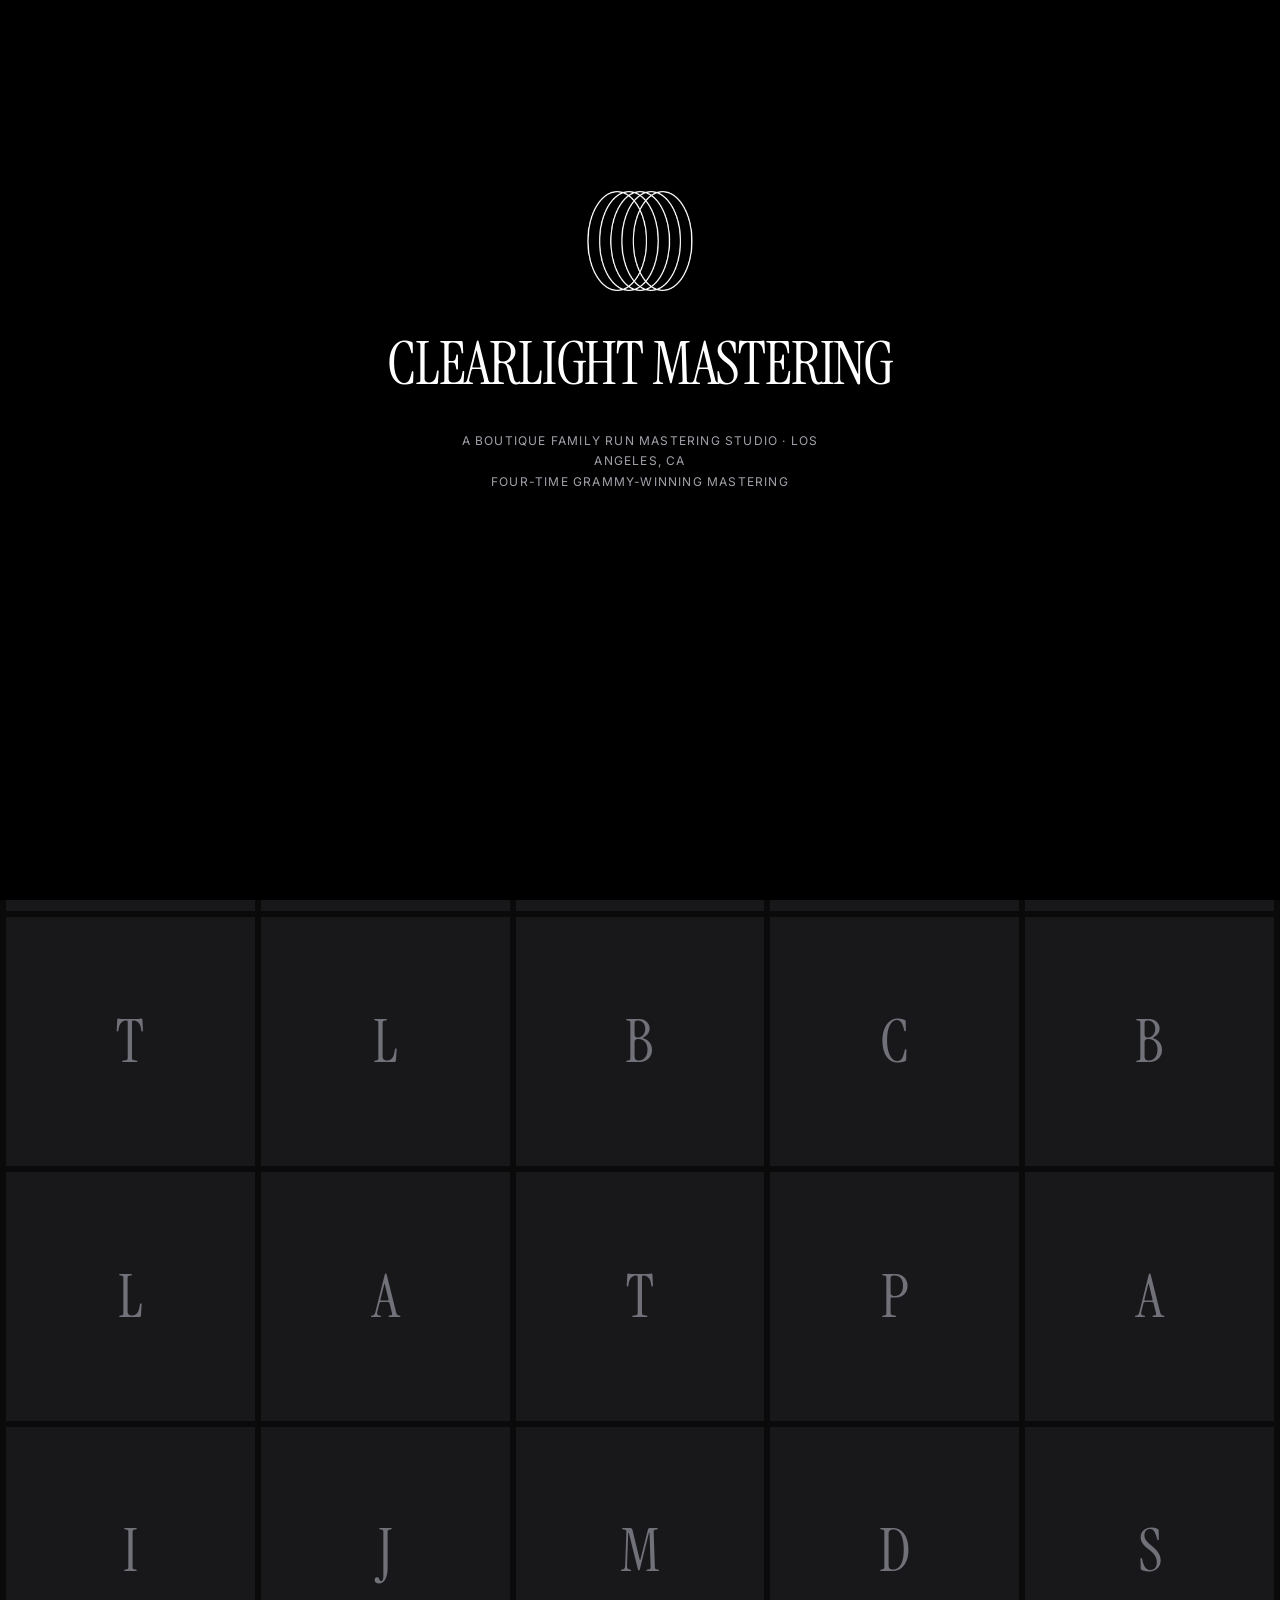
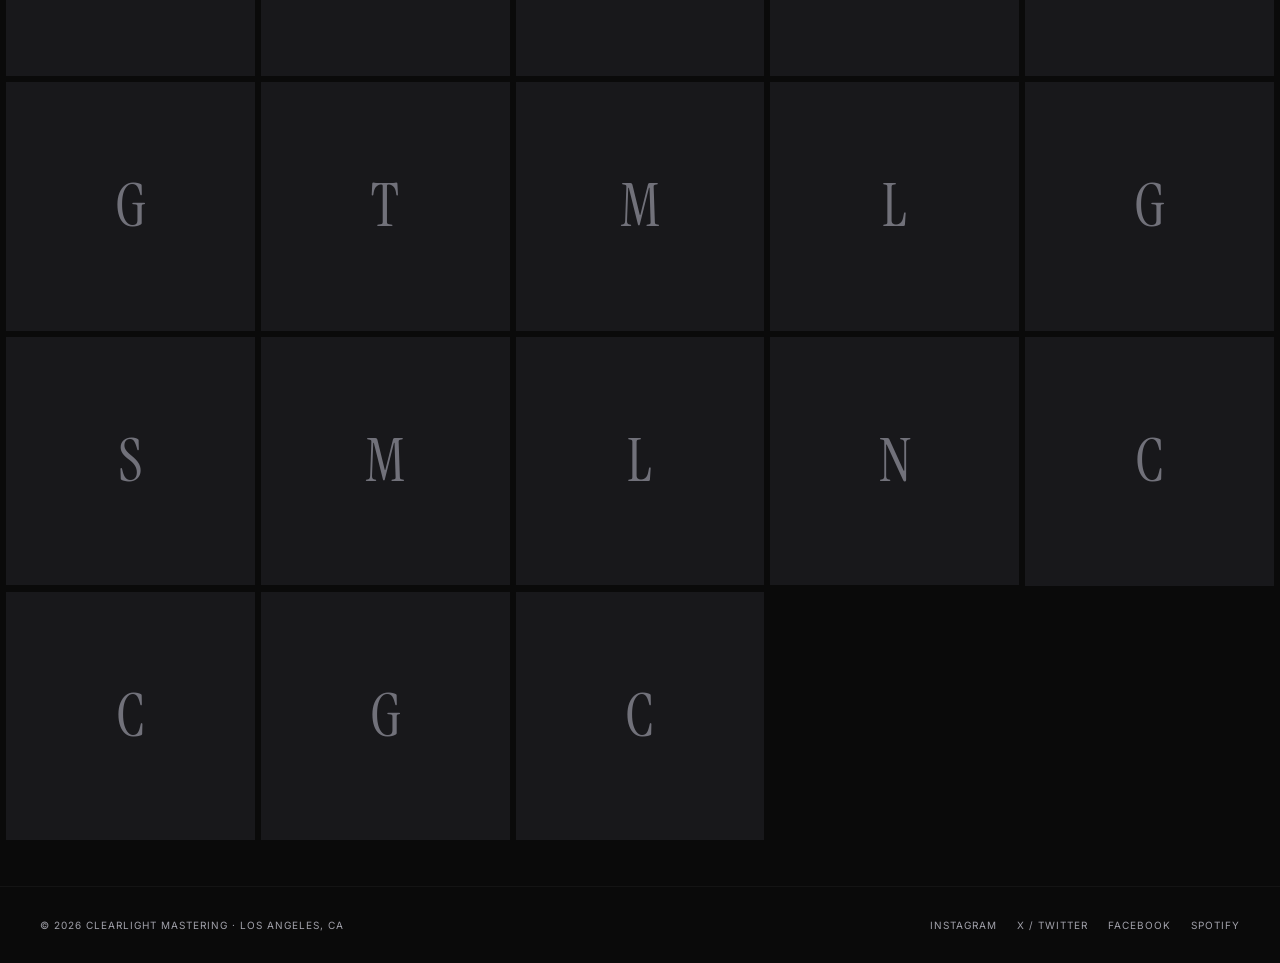
<file: index.html>
<!DOCTYPE html>
<html lang="en">
<head>
  <meta charset="UTF-8">
  <meta name="viewport" content="width=device-width, initial-scale=1.0">
  <title>Clearlight Mastering</title>
  <meta name="description" content="Clearlight Mastering — a boutique family-run mastering studio in Los Angeles, CA. Grammy-winning engineer John Greenham and studio director Tess Greenham.">
  <meta property="og:title" content="Clearlight Mastering">
  <meta property="og:description" content="A boutique family-run mastering studio in Los Angeles, CA. Trusted by Grammy-winning artists and independent voices alike.">
  <meta property="og:type" content="website">
  <meta name="twitter:card" content="summary_large_image">
  <link rel="icon" href="assets/logo.webp">
  <link rel="preconnect" href="https://fonts.googleapis.com">
  <link rel="preconnect" href="https://fonts.gstatic.com" crossorigin>
  <link href="https://fonts.googleapis.com/css2?family=Instrument+Serif:ital@0;1&family=Inter:wght@300;400;500&display=swap" rel="stylesheet">
  <link rel="stylesheet" href="css/style.css">
</head>
<body>

  <!-- Landing overlay -->
  <div class="landing" id="landing">
    <div class="landing-inner">
      <img src="assets/logo.webp" alt="Clearlight Mastering" class="landing-logo fade-item" data-step="200">
      <h1 class="landing-title fade-item" data-step="900">CLEARLIGHT MASTERING</h1>
      <p class="landing-sub fade-item" data-step="1600">A boutique family run mastering studio &middot; Los Angeles, CA<br><span style="color:var(--zinc-400)">Four-time Grammy-winning mastering</span></p>
      <div class="landing-rule fade-item" data-step="2300"></div>
      <div class="counter fade-item" data-step="2300">
        <p class="counter-number" id="counter-number">—</p>
        <p class="counter-label">streams and counting</p>
        <p class="counter-note">estimated across mastered catalogue</p>
      </div>
      <p class="landing-enter fade-item" data-step="2800">Click to enter</p>
    </div>
  </div>

  <!-- Header -->
  <header class="site-header">
    <div class="header-inner">
      <a href="index.html" class="brand">
        <img src="assets/logo.webp" alt="Clearlight Mastering">
        <span class="brand-text">
          <span class="brand-name">CLEARLIGHT MASTERING</span>
          <span class="brand-tag">A boutique family run mastering studio &middot; Los Angeles, CA</span>
        </span>
      </a>
      <nav class="site-nav">
        <a href="index.html">Discography</a>
        <a href="work.html">Work</a>
        <a href="about.html">About</a>
        <a href="contact.html">Contact</a>
      </nav>
    </div>
  </header>

  <!-- Album grid -->
  <div class="grid-wrap">
    <div class="filter-bar">
      <div class="filter-group" role="group" aria-label="Filter discography by engineer">
        <button type="button" class="filter-btn active" data-filter="all" aria-pressed="true">All</button>
        <button type="button" class="filter-btn" data-filter="john" aria-pressed="false">John</button>
        <button type="button" class="filter-btn" data-filter="tess" aria-pressed="false">Tess</button>
      </div>
      <p class="filter-count" id="filter-count" aria-live="polite"></p>
    </div>
    <div class="album-grid" id="album-grid"></div>
  </div>

  <!-- Footer -->
  <footer class="site-footer">
    <div class="footer-inner">
      <p>&copy; <span id="year"></span> Clearlight Mastering &middot; Los Angeles, CA</p>
      <div class="footer-links">
        <a href="https://instagram.com" target="_blank" rel="noopener">Instagram</a>
        <a href="https://x.com" target="_blank" rel="noopener">X / Twitter</a>
        <a href="https://facebook.com" target="_blank" rel="noopener">Facebook</a>
        <a href="https://open.spotify.com" target="_blank" rel="noopener">Spotify</a>
      </div>
    </div>
  </footer>

  <script src="js/common.js"></script>
  <script src="js/home.js"></script>
</body>
</html>
</file>
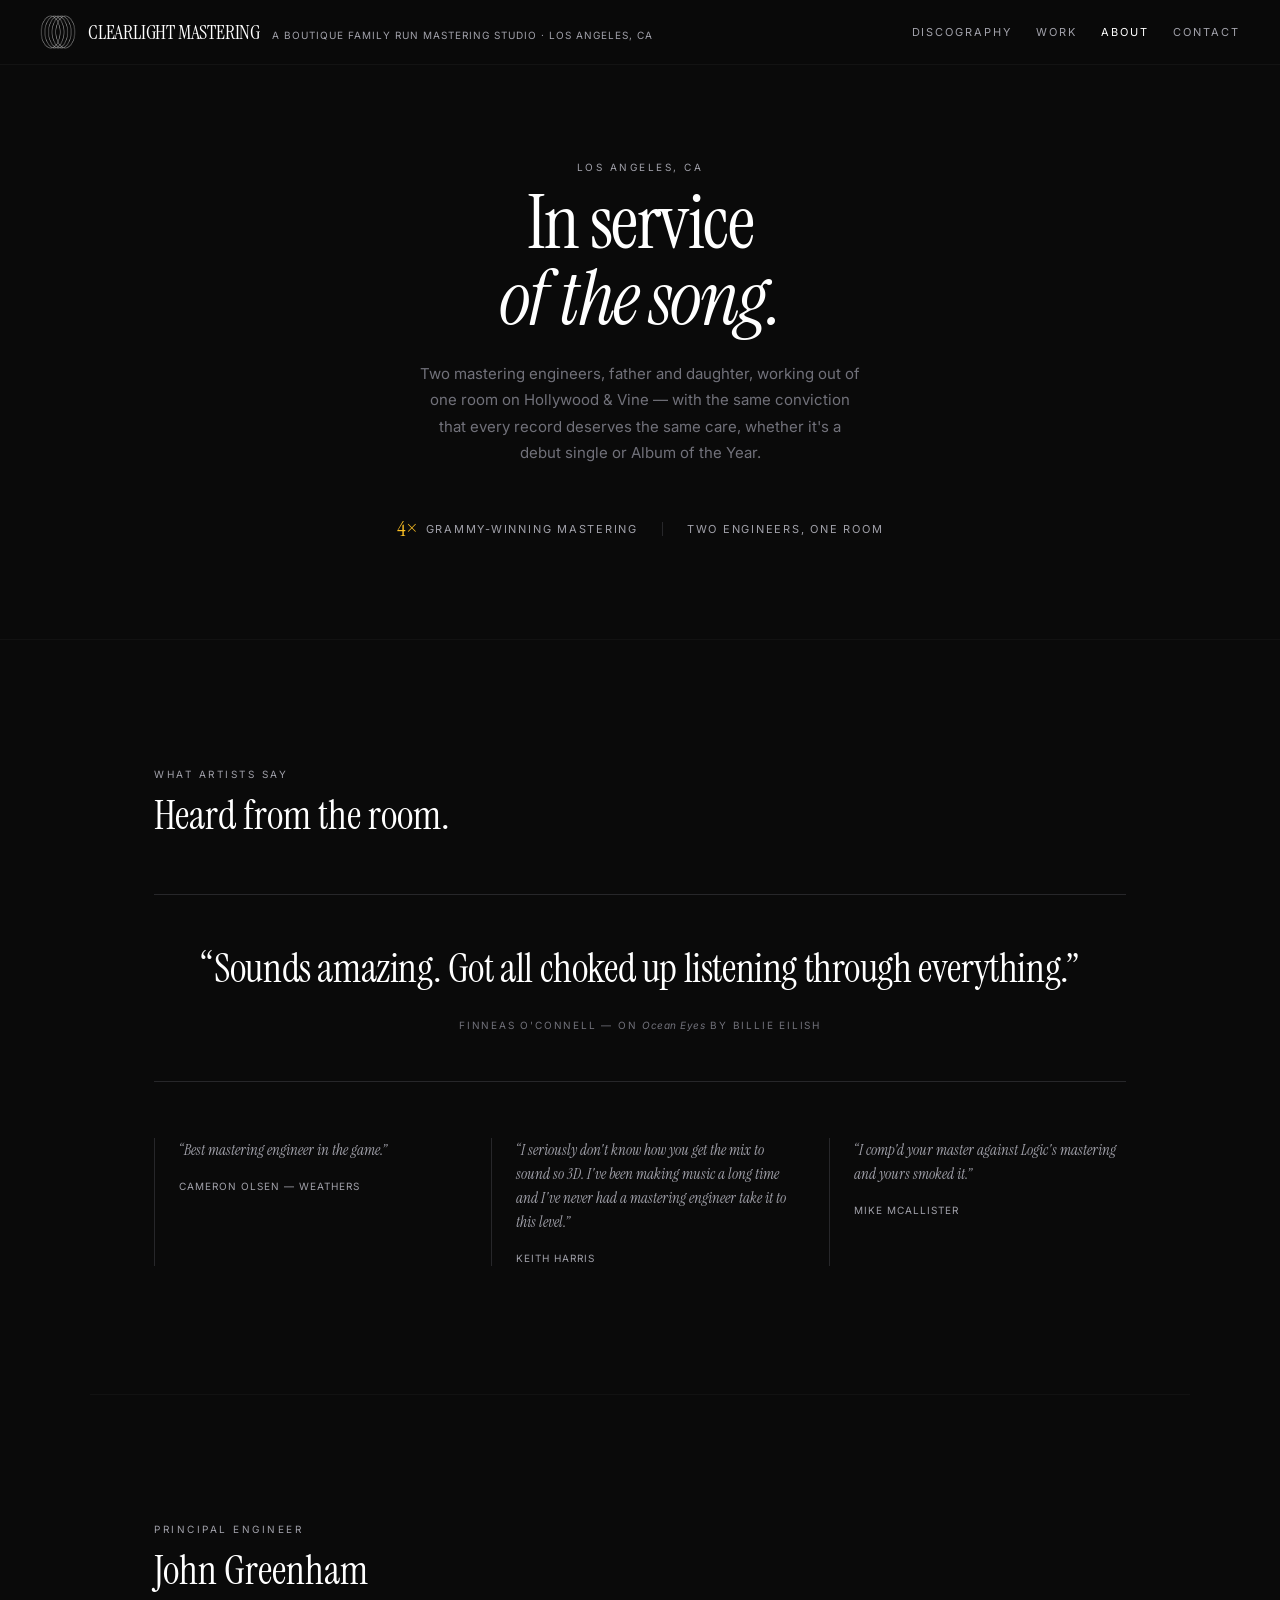
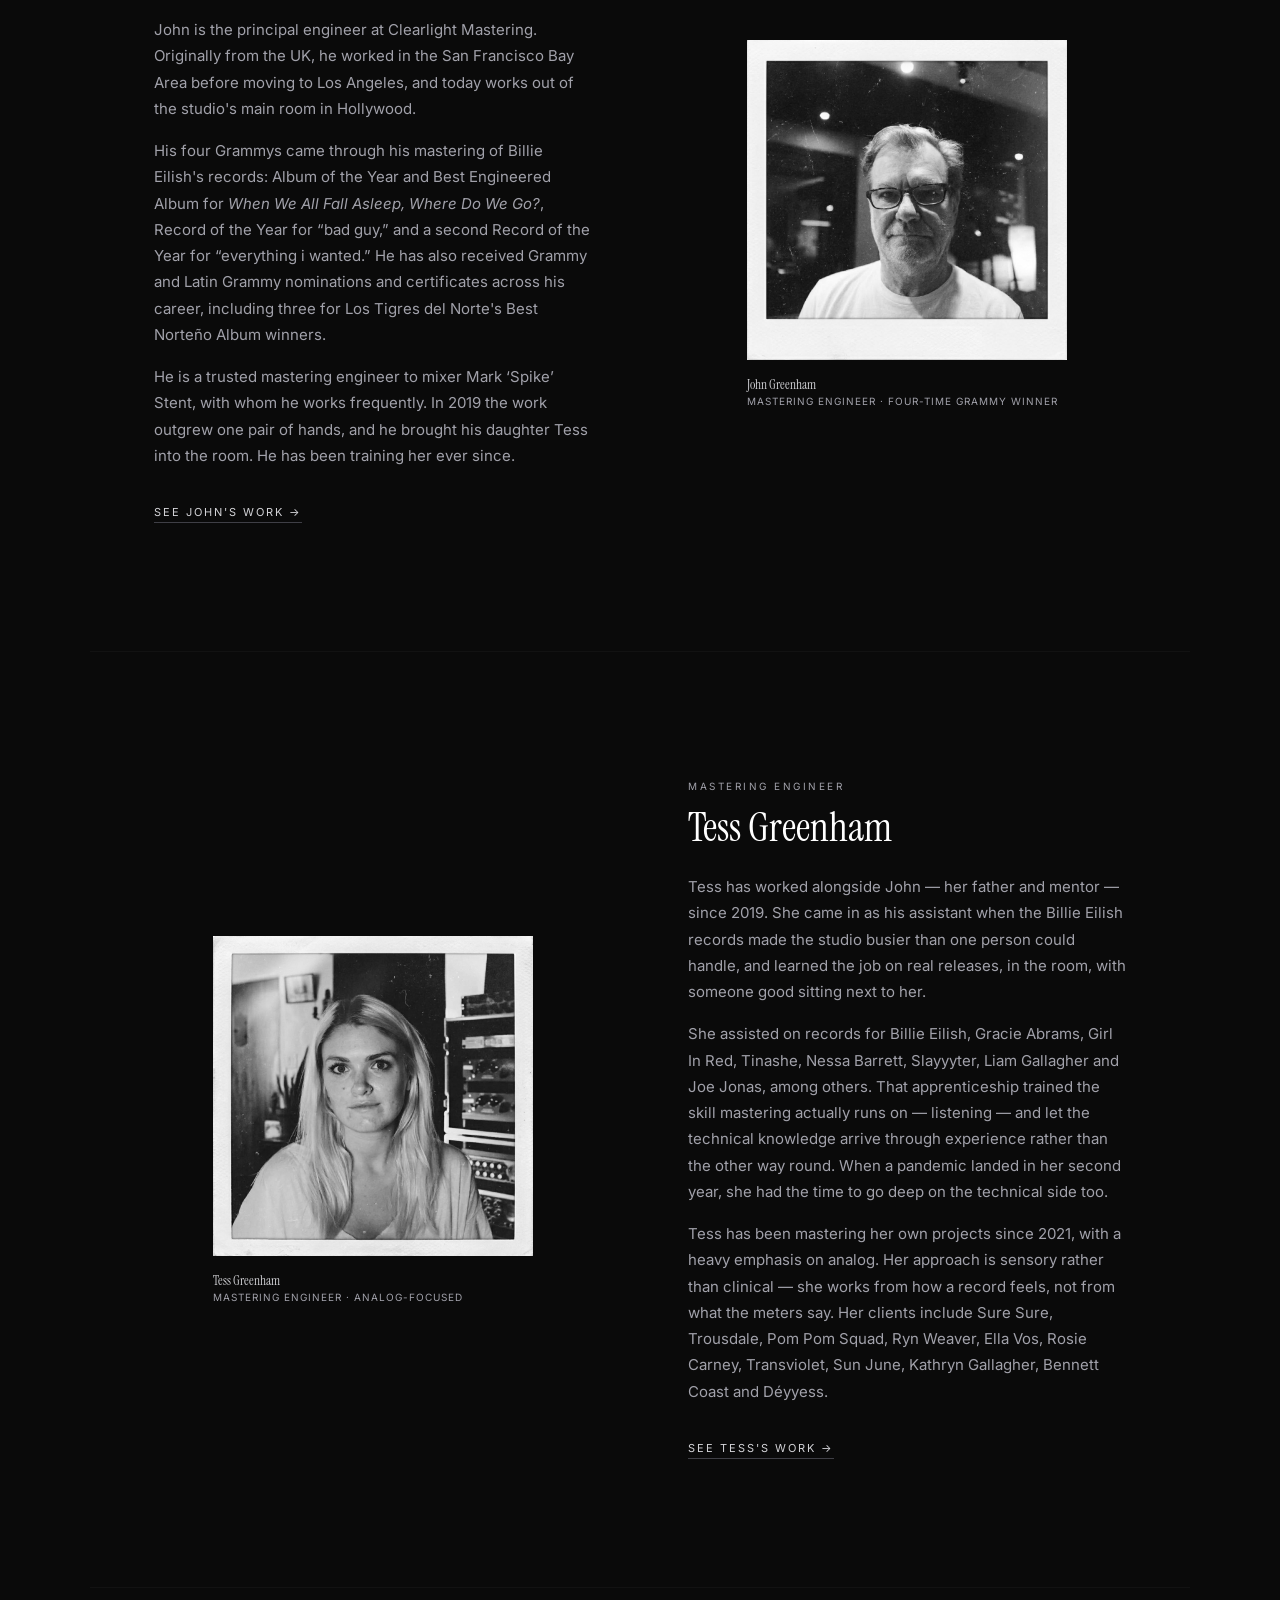
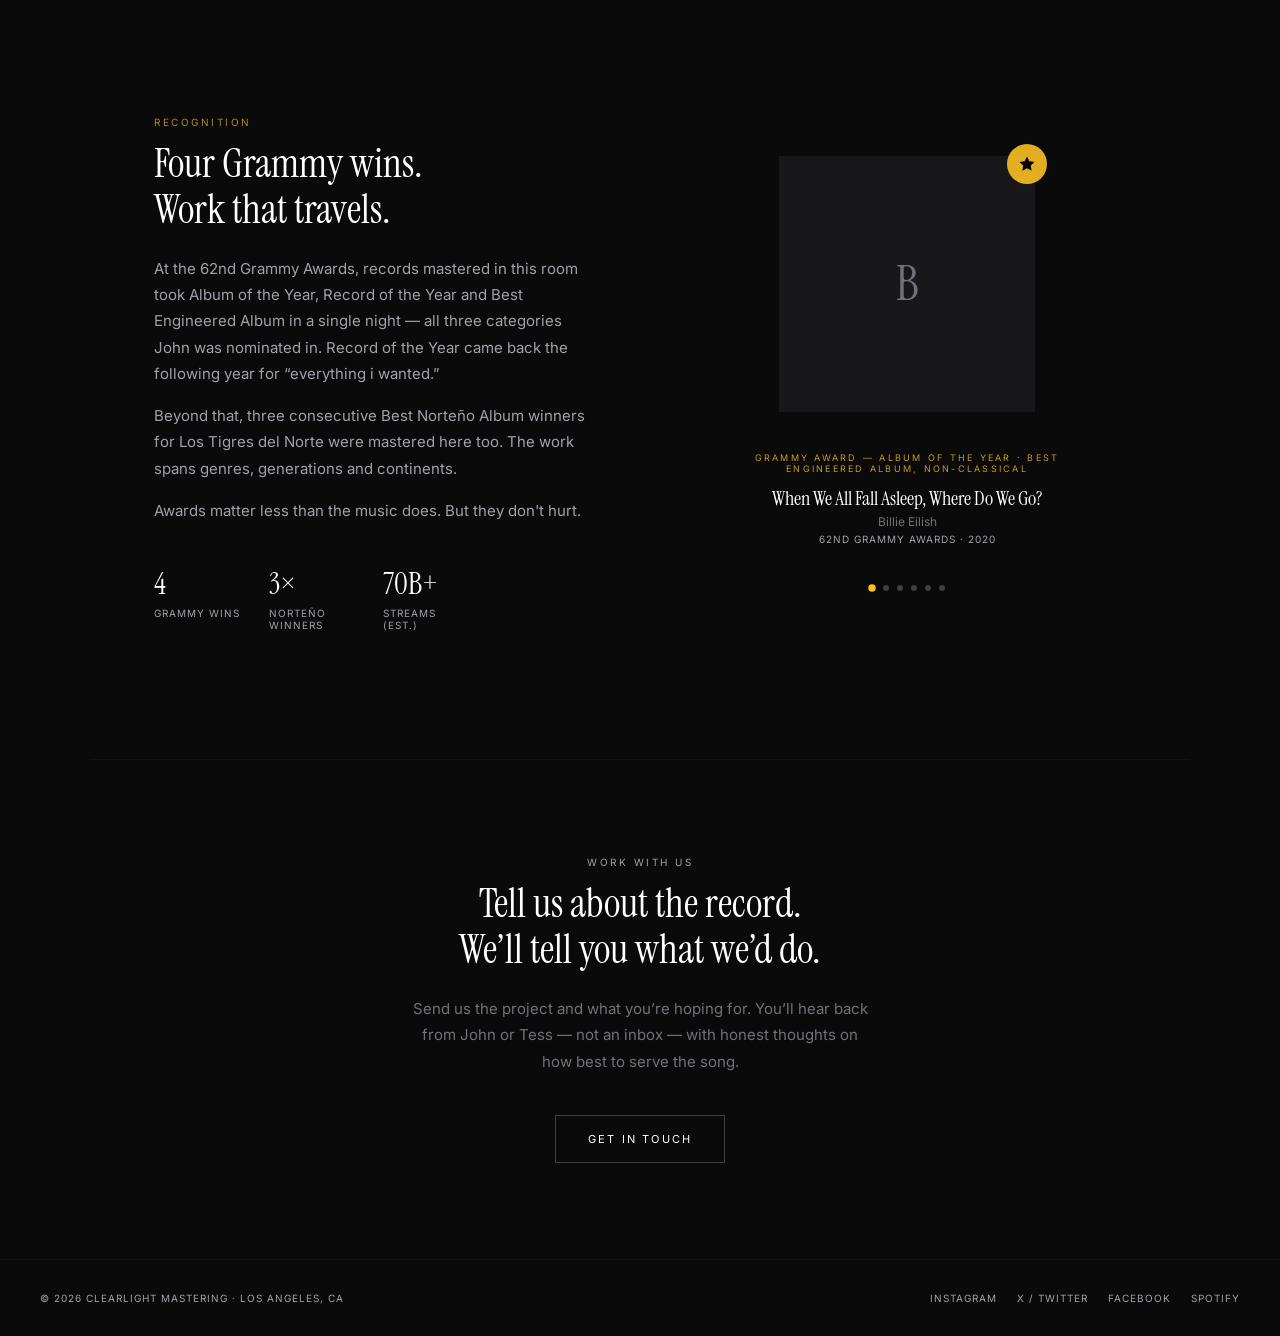
<file: about.html>
<!DOCTYPE html>
<html lang="en">
<head>
  <meta charset="UTF-8">
  <meta name="viewport" content="width=device-width, initial-scale=1.0">
  <title>About — Clearlight Mastering</title>
  <meta name="description" content="A boutique family run mastering studio on Hollywood &amp; Vine. Two mastering engineers — Grammy-winning John Greenham and Tess Greenham.">
  <link rel="icon" href="assets/logo.webp">
  <link rel="preconnect" href="https://fonts.googleapis.com">
  <link rel="preconnect" href="https://fonts.gstatic.com" crossorigin>
  <link href="https://fonts.googleapis.com/css2?family=Instrument+Serif:ital@0;1&family=Inter:wght@300;400;500&display=swap" rel="stylesheet">
  <link rel="stylesheet" href="css/style.css">
</head>
<body>

  <header class="site-header">
    <div class="header-inner">
      <a href="index.html" class="brand">
        <img src="assets/logo.webp" alt="Clearlight Mastering">
        <span class="brand-text">
          <span class="brand-name">CLEARLIGHT MASTERING</span>
          <span class="brand-tag">A boutique family run mastering studio &middot; Los Angeles, CA</span>
        </span>
      </a>
      <nav class="site-nav">
        <a href="index.html">Discography</a>
        <a href="work.html">Work</a>
        <a href="about.html">About</a>
        <a href="contact.html">Contact</a>
      </nav>
    </div>
  </header>

  <main>

    <!-- Hero -->
    <section class="hero-section">
      <p class="eyebrow reveal">Los Angeles, CA</p>
      <h1 class="display reveal" data-delay="150">In service<br><em>of the song.</em></h1>
      <p class="body-text reveal" data-delay="300">
        Two mastering engineers, father and daughter, working out of one room on
        Hollywood &amp; Vine &mdash; with the same conviction that every record
        deserves the same care, whether it's a debut single or Album of the Year.
      </p>
      <div class="credential-strip reveal" data-delay="450">
        <span class="credential"><span class="credential-num">4&times;</span> Grammy-winning mastering</span>
        <span class="credential-sep"></span>
        <span class="credential">Two engineers, one room</span>
      </div>
    </section>

    <!-- Testimonials -->
    <section class="section">
      <div class="reveal" style="margin-bottom:56px">
        <p class="eyebrow">What artists say</p>
        <h2 class="heading">Heard from the room.</h2>
      </div>

      <blockquote class="featured-quote reveal">
        <p>&ldquo;Sounds amazing. Got all choked up listening through everything.&rdquo;</p>
        <cite>Finneas O'Connell &mdash; on <em>Ocean Eyes</em> by Billie Eilish</cite>
      </blockquote>

      <div class="testimonial-grid">
        <div class="testimonial reveal">
          <p>&ldquo;Best mastering engineer in the game.&rdquo;</p>
          <cite>Cameron Olsen &mdash; Weathers</cite>
        </div>
        <div class="testimonial reveal" data-delay="100">
          <p>&ldquo;I seriously don't know how you get the mix to sound so 3D. I've been making music a long time and I've never had a mastering engineer take it to this level.&rdquo;</p>
          <cite>Keith Harris</cite>
        </div>
        <div class="testimonial reveal" data-delay="200">
          <p>&ldquo;I comp'd your master against Logic's mastering and yours smoked it.&rdquo;</p>
          <cite>Mike McAllister</cite>
        </div>
      </div>
    </section>

    <!-- John -->
    <section class="section">
      <div class="two-col">
        <div class="reveal">
          <p class="eyebrow">Principal Engineer</p>
          <h2 class="heading">John Greenham</h2>
          <p class="body-text">
            John is the principal engineer at Clearlight Mastering. Originally from
            the UK, he worked in the San Francisco Bay Area before moving to
            Los Angeles, and today works out of the studio's main room in Hollywood.
          </p>
          <p class="body-text">
            His four Grammys came through his mastering of Billie Eilish's records:
            Album of the Year and Best Engineered Album for <em>When We All Fall Asleep,
            Where Do We Go?</em>, Record of the Year for &ldquo;bad guy,&rdquo; and a
            second Record of the Year for &ldquo;everything i wanted.&rdquo; He has also
            received Grammy and Latin Grammy nominations and certificates across his
            career, including three for Los Tigres del Norte's Best Norte&ntilde;o
            Album winners.
          </p>
          <p class="body-text">
            He is a trusted mastering engineer to mixer Mark &lsquo;Spike&rsquo; Stent,
            with whom he works frequently. In 2019 the work outgrew one pair of hands,
            and he brought his daughter Tess into the room. He has been training her
            ever since.
          </p>
          <a href="index.html?engineer=john" class="engineer-link">See John's work &rarr;</a>
        </div>
        <div class="reveal" data-delay="200">
          <div class="portrait">
            <a href="index.html?engineer=john"><img src="assets/john.png" alt="John Greenham"></a>
            <p class="portrait-name">John Greenham</p>
            <p class="portrait-role">Mastering Engineer &middot; Four-time Grammy Winner</p>
          </div>
        </div>
      </div>
    </section>

    <!-- Tess -->
    <section class="section">
      <div class="two-col">
        <div class="reveal" data-delay="200">
          <div class="portrait">
            <a href="index.html?engineer=tess"><img src="assets/tess.png" alt="Tess Greenham"></a>
            <p class="portrait-name">Tess Greenham</p>
            <p class="portrait-role">Mastering Engineer &middot; Analog-focused</p>
          </div>
        </div>
        <div class="reveal" data-delay="100">
          <p class="eyebrow">Mastering Engineer</p>
          <h2 class="heading">Tess Greenham</h2>
          <p class="body-text">
            Tess has worked alongside John &mdash; her father and mentor &mdash; since
            2019. She came in as his assistant when the Billie Eilish records made the
            studio busier than one person could handle, and learned the job on real
            releases, in the room, with someone good sitting next to her.
          </p>
          <p class="body-text">
            She assisted on records for Billie Eilish, Gracie Abrams, Girl In Red,
            Tinashe, Nessa Barrett, Slayyyter, Liam Gallagher and Joe Jonas, among
            others. That apprenticeship trained the skill mastering actually runs on
            &mdash; listening &mdash; and let the technical knowledge arrive through
            experience rather than the other way round. When a pandemic landed in her
            second year, she had the time to go deep on the technical side too.
          </p>
          <p class="body-text">
            Tess has been mastering her own projects since 2021, with a heavy emphasis
            on analog. Her approach is sensory rather than clinical &mdash; she works
            from how a record feels, not from what the meters say. Her clients include
            Sure Sure, Trousdale, Pom Pom Squad, Ryn Weaver, Ella Vos, Rosie Carney,
            Transviolet, Sun June, Kathryn Gallagher, Bennett Coast and D&eacute;yyess.
          </p>
          <a href="index.html?engineer=tess" class="engineer-link">See Tess's work &rarr;</a>
        </div>
      </div>
    </section>

    <!-- Recognition -->
    <section class="section">
      <div class="two-col">
        <div>
          <div class="reveal">
            <p class="eyebrow" style="color:rgba(251,191,36,0.7)">Recognition</p>
            <h2 class="heading">Four Grammy wins.<br>Work that travels.</h2>
            <p class="body-text">
              At the 62nd Grammy Awards, records mastered in this room took Album of the
              Year, Record of the Year and Best Engineered Album in a single night &mdash;
              all three categories John was nominated in. Record of the Year came back
              the following year for &ldquo;everything i wanted.&rdquo;
            </p>
            <p class="body-text">
              Beyond that, three consecutive Best Norte&ntilde;o Album winners for
              Los Tigres del Norte were mastered here too. The work spans genres,
              generations and continents.
            </p>
            <p class="body-text">Awards matter less than the music does. But they don't hurt.</p>
          </div>
          <div class="stat-grid reveal" data-delay="200">
            <div>
              <p class="stat-num">4</p>
              <p class="stat-label">Grammy Wins</p>
            </div>
            <div>
              <p class="stat-num">3&times;</p>
              <p class="stat-label">Norte&ntilde;o Winners</p>
            </div>
            <div>
              <p class="stat-num">70B+</p>
              <p class="stat-label">Streams (est.)</p>
            </div>
          </div>
        </div>
        <div class="grammy" id="grammy">
          <div class="grammy-art" id="grammy-art">
            <div class="grammy-fallback" id="grammy-fallback">B</div>
            <div class="grammy-badge">
              <svg width="18" height="18" viewBox="0 0 24 24" fill="#000">
                <path d="M12 2l3.09 6.26L22 9.27l-5 4.87 1.18 6.88L12 17.77l-6.18 3.25L7 14.14 2 9.27l6.91-1.01L12 2z"/>
              </svg>
            </div>
          </div>
          <div class="grammy-info" id="grammy-info">
            <p class="grammy-award" id="grammy-award"></p>
            <h4 class="grammy-title" id="grammy-title"></h4>
            <p class="grammy-artist" id="grammy-artist"></p>
            <p class="grammy-ceremony" id="grammy-ceremony"></p>
          </div>
          <div class="grammy-dots" id="grammy-dots"></div>
        </div>
      </div>
    </section>

    <!-- CTA -->
    <section class="cta-section">
      <div class="reveal">
        <p class="eyebrow">Work with us</p>
        <h2 class="heading">Tell us about the record.<br>We&rsquo;ll tell you what we&rsquo;d do.</h2>
        <p class="body-text" style="max-width:460px;margin:0 auto 40px;color:var(--zinc-500)">
          Send us the project and what you&rsquo;re hoping for. You&rsquo;ll hear back from
          John or Tess &mdash; not an inbox &mdash; with honest thoughts on how best to
          serve the song.
        </p>
        <a href="contact.html" class="cta-link">Get in Touch</a>
      </div>
    </section>

  </main>

  <footer class="site-footer">
    <div class="footer-inner">
      <p>&copy; <span id="year"></span> Clearlight Mastering &middot; Los Angeles, CA</p>
      <div class="footer-links">
        <a href="https://instagram.com" target="_blank" rel="noopener">Instagram</a>
        <a href="https://x.com" target="_blank" rel="noopener">X / Twitter</a>
        <a href="https://facebook.com" target="_blank" rel="noopener">Facebook</a>
        <a href="https://open.spotify.com" target="_blank" rel="noopener">Spotify</a>
      </div>
    </div>
  </footer>

  <script src="js/common.js"></script>
  <script src="js/about.js"></script>
</body>
</html>
</file>
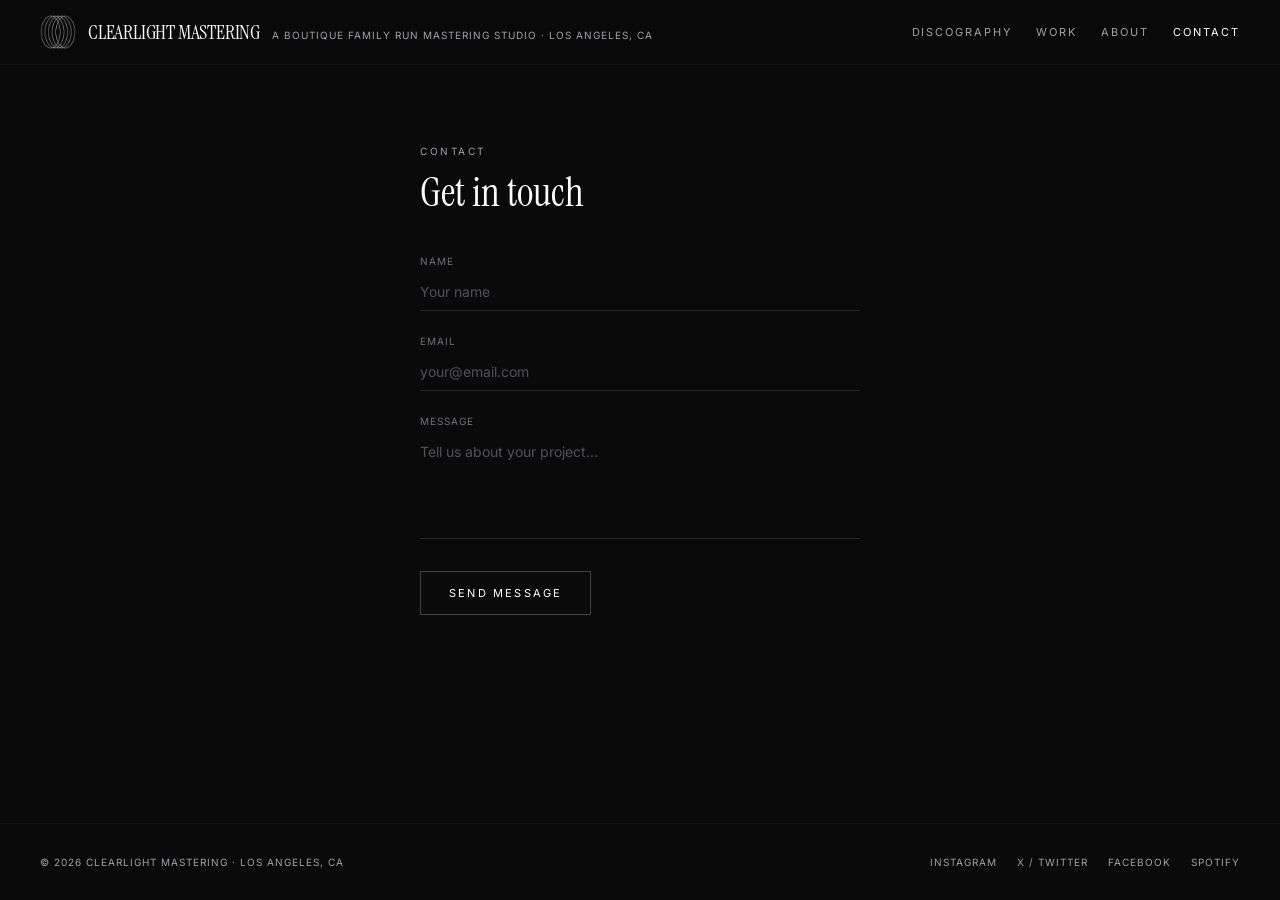
<file: contact.html>
<!DOCTYPE html>
<html lang="en">
<head>
  <meta charset="UTF-8">
  <meta name="viewport" content="width=device-width, initial-scale=1.0">
  <title>Contact — Clearlight Mastering</title>
  <meta name="description" content="Get in touch with Clearlight Mastering. Tell us about your project.">
  <link rel="icon" href="assets/logo.webp">
  <link rel="preconnect" href="https://fonts.googleapis.com">
  <link rel="preconnect" href="https://fonts.gstatic.com" crossorigin>
  <link href="https://fonts.googleapis.com/css2?family=Instrument+Serif:ital@0;1&family=Inter:wght@300;400;500&display=swap" rel="stylesheet">
  <link rel="stylesheet" href="css/style.css">
</head>
<body>

  <header class="site-header">
    <div class="header-inner">
      <a href="index.html" class="brand">
        <img src="assets/logo.webp" alt="Clearlight Mastering">
        <span class="brand-text">
          <span class="brand-name">CLEARLIGHT MASTERING</span>
          <span class="brand-tag">A boutique family run mastering studio &middot; Los Angeles, CA</span>
        </span>
      </a>
      <nav class="site-nav">
        <a href="index.html">Discography</a>
        <a href="work.html">Work</a>
        <a href="about.html">About</a>
        <a href="contact.html">Contact</a>
      </nav>
    </div>
  </header>

  <div class="contact-wrap">
    <div class="contact-inner">
      <p class="eyebrow">Contact</p>
      <h2 class="heading" style="margin-bottom:40px">Get in touch</h2>

      <form class="contact-form" id="contact-form">
        <div class="field">
          <label for="name">Name</label>
          <input type="text" id="name" name="name" required placeholder="Your name">
        </div>
        <div class="field">
          <label for="email">Email</label>
          <input type="email" id="email" name="email" required placeholder="your@email.com">
        </div>
        <div class="field">
          <label for="message">Message</label>
          <textarea id="message" name="message" rows="5" required placeholder="Tell us about your project..."></textarea>
        </div>
        <p class="form-status" id="form-status" style="display:none"></p>
        <button type="submit" class="btn" id="submit-btn">Send Message</button>
      </form>

      <div class="contact-success" id="contact-success" style="display:none">
        <p>Message sent.</p>
        <p>We'll be in touch soon.</p>
      </div>
    </div>
  </div>

  <footer class="site-footer">
    <div class="footer-inner">
      <p>&copy; <span id="year"></span> Clearlight Mastering &middot; Los Angeles, CA</p>
      <div class="footer-links">
        <a href="https://instagram.com" target="_blank" rel="noopener">Instagram</a>
        <a href="https://x.com" target="_blank" rel="noopener">X / Twitter</a>
        <a href="https://facebook.com" target="_blank" rel="noopener">Facebook</a>
        <a href="https://open.spotify.com" target="_blank" rel="noopener">Spotify</a>
      </div>
    </div>
  </footer>

  <script src="js/common.js"></script>
  <script src="js/contact.js"></script>
</body>
</html>
</file>
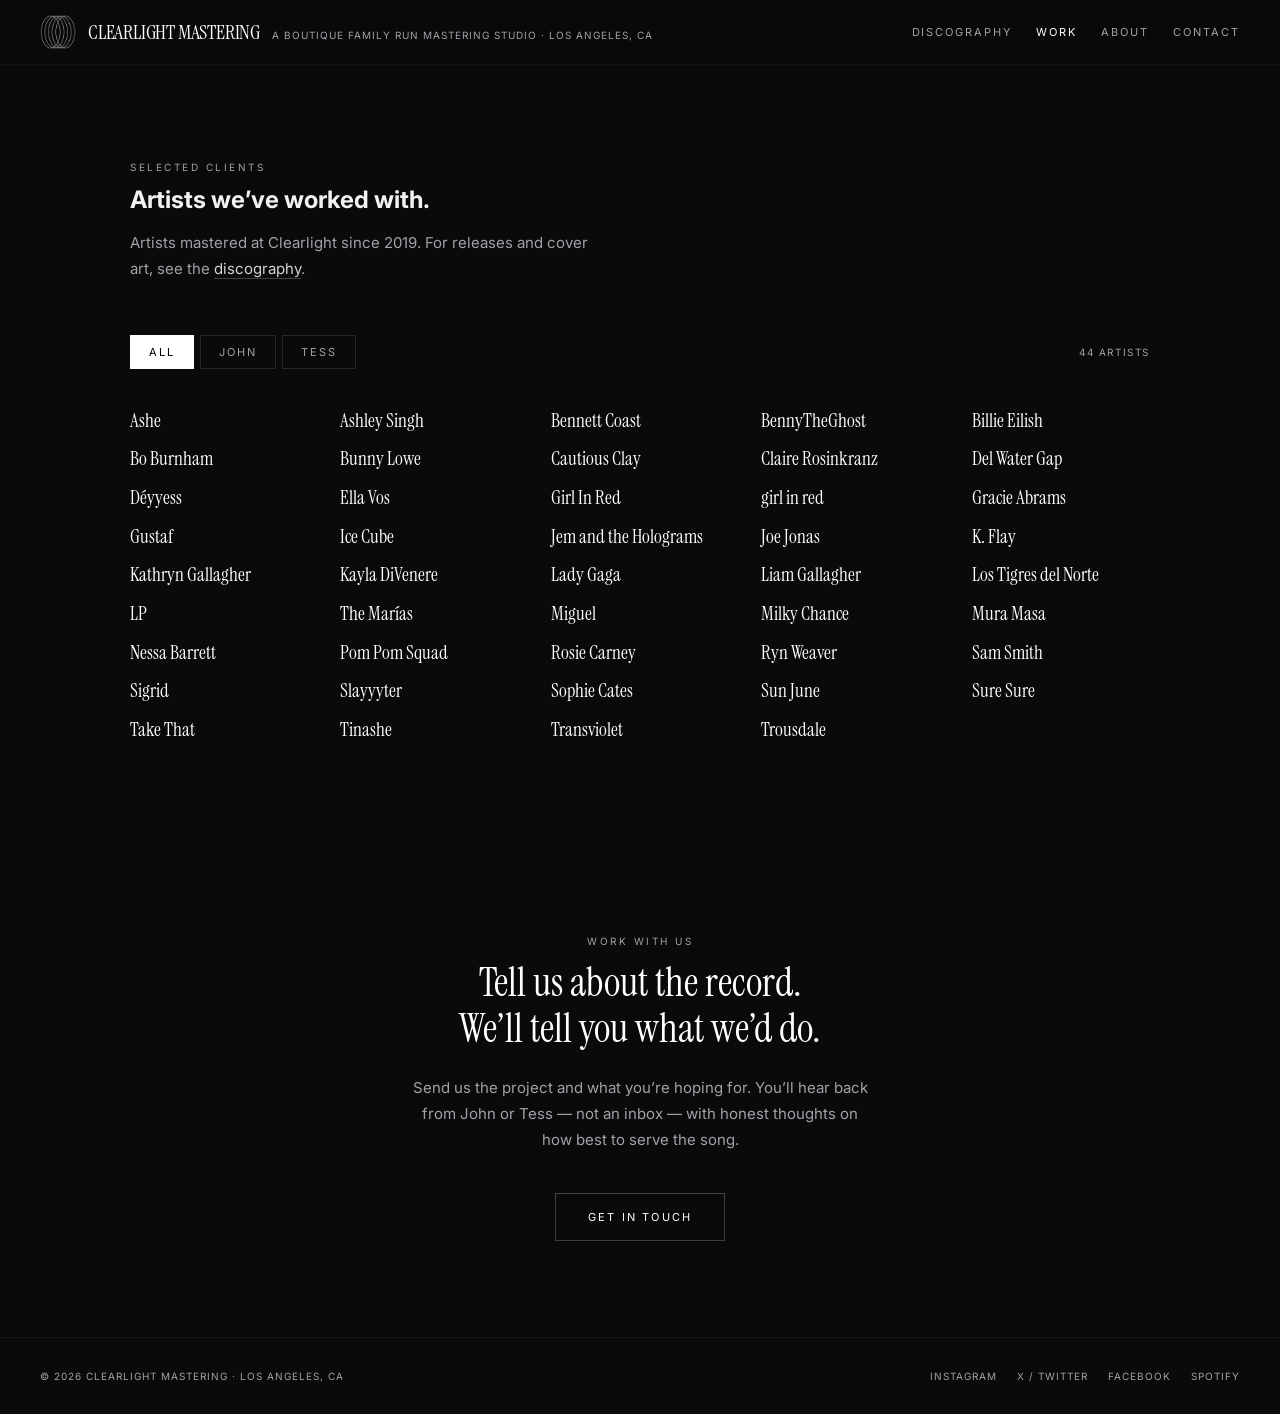
<file: work.html>
<!DOCTYPE html>
<html lang="en">
<head>
  <meta charset="UTF-8">
  <meta name="viewport" content="width=device-width, initial-scale=1.0">
  <title>Work — Clearlight Mastering</title>
  <meta name="description" content="Artists mastered at Clearlight Mastering, Los Angeles. Credits for John Greenham and Tess Greenham.">
  <link rel="icon" href="assets/logo.webp">
  <link rel="preconnect" href="https://fonts.googleapis.com">
  <link rel="preconnect" href="https://fonts.gstatic.com" crossorigin>
  <link href="https://fonts.googleapis.com/css2?family=Instrument+Serif:ital@0;1&family=Inter:wght@300;400;500&display=swap" rel="stylesheet">
  <link rel="stylesheet" href="css/style.css">
</head>
<body>

  <header class="site-header">
    <div class="header-inner">
      <a href="index.html" class="brand">
        <img src="assets/logo.webp" alt="Clearlight Mastering">
        <span class="brand-text">
          <span class="brand-name">CLEARLIGHT MASTERING</span>
          <span class="brand-tag">A boutique family run mastering studio &middot; Los Angeles, CA</span>
        </span>
      </a>
      <nav class="site-nav">
        <a href="index.html">Discography</a>
        <a href="work.html">Work</a>
        <a href="about.html">About</a>
        <a href="contact.html">Contact</a>
      </nav>
    </div>
  </header>

  <main class="clients-main">

    <section class="clients-intro">
      <p class="eyebrow">Selected clients</p>
      <h1 class="heading clients-title">Artists we&rsquo;ve worked with.</h1>
      <p class="body-text clients-lede">
        Artists mastered at Clearlight since 2019. For releases and cover art,
        see the <a href="index.html">discography</a>.
      </p>

      <div class="filter-bar clients-filter">
        <div class="filter-group" role="group" aria-label="Filter clients by engineer">
          <button type="button" class="filter-btn active" data-filter="all" aria-pressed="true">All</button>
          <button type="button" class="filter-btn" data-filter="john" aria-pressed="false">John</button>
          <button type="button" class="filter-btn" data-filter="tess" aria-pressed="false">Tess</button>
        </div>
        <p class="filter-count" id="clients-count" aria-live="polite"></p>
      </div>
    </section>

    <section class="clients-section">
      <ul class="clients-list" id="clients-list"></ul>
    </section>

    <section class="cta-section">
      <div class="reveal">
        <p class="eyebrow">Work with us</p>
        <h2 class="heading">Tell us about the record.<br>We&rsquo;ll tell you what we&rsquo;d do.</h2>
        <p class="body-text" style="max-width:460px;margin:0 auto 40px;color:var(--zinc-400)">
          Send us the project and what you&rsquo;re hoping for. You&rsquo;ll hear back from
          John or Tess &mdash; not an inbox &mdash; with honest thoughts on how best to
          serve the song.
        </p>
        <a href="contact.html" class="cta-link">Get in Touch</a>
      </div>
    </section>

  </main>

  <footer class="site-footer">
    <div class="footer-inner">
      <p>&copy; <span id="year"></span> Clearlight Mastering &middot; Los Angeles, CA</p>
      <div class="footer-links">
        <a href="https://instagram.com" target="_blank" rel="noopener">Instagram</a>
        <a href="https://x.com" target="_blank" rel="noopener">X / Twitter</a>
        <a href="https://facebook.com" target="_blank" rel="noopener">Facebook</a>
        <a href="https://open.spotify.com" target="_blank" rel="noopener">Spotify</a>
      </div>
    </div>
  </footer>

  <script src="js/common.js"></script>
  <script src="js/clients.js"></script>
</body>
</html>
</file>
<file: css/style.css>
/* ─── Reset & base ──────────────────────────────────────────────────────── */
*, *::before, *::after { box-sizing: border-box; margin: 0; padding: 0; }

:root {
  --bg: #0a0a0a;
  --fg: #f2f2f2;
  --border: #1f1f1f;
  --muted: #1f1f1f;
  --zinc-300: #d4d4d8;
  --zinc-400: #a1a1aa;
  --zinc-500: #71717a;
  --zinc-600: #52525b;
  --zinc-700: #3f3f46;
  --zinc-800: #27272a;
  --zinc-900: #18181b;
  --amber: #fbbf24;
  --green: #4ade80;
  --serif: 'Instrument Serif', Georgia, serif;
  --sans: 'Inter', -apple-system, BlinkMacSystemFont, sans-serif;
}

html { scroll-behavior: smooth; }

body {
  background: var(--bg);
  color: var(--fg);
  font-family: var(--sans);
  -webkit-font-smoothing: antialiased;
  min-height: 100vh;
  display: flex;
  flex-direction: column;
}

a { color: inherit; text-decoration: none; }
img { display: block; max-width: 100%; }

/* ─── Header ────────────────────────────────────────────────────────────── */
.site-header {
  position: sticky;
  top: 0;
  z-index: 40;
  width: 100%;
  border-bottom: 1px solid rgba(31,31,31,0.5);
  background: rgba(10,10,10,0.95);
  backdrop-filter: blur(8px);
}

.header-inner {
  max-width: 2000px;
  margin: 0 auto;
  padding: 0 20px;
  height: 64px;
  display: flex;
  align-items: center;
  justify-content: space-between;
}

.brand { display: flex; align-items: center; gap: 12px; }
.brand img { width: 36px; height: 36px; object-fit: contain; opacity: 0.8; transition: opacity 0.2s; }
.brand:hover img { opacity: 1; }
.brand-text { display: flex; align-items: baseline; gap: 12px; }
.brand-name { font-family: var(--serif); font-size: 20px; letter-spacing: -0.01em; color: #fff; }
.brand-tag {
  display: none;
  font-size: 10px;
  color: var(--zinc-400);
  text-transform: uppercase;
  letter-spacing: 0.1em;
  white-space: nowrap;
}

.site-nav { display: flex; align-items: center; gap: 24px; }
.site-nav a {
  font-size: 11px;
  text-transform: uppercase;
  letter-spacing: 0.18em;
  color: var(--zinc-400);
  transition: color 0.2s;
}
.site-nav a:hover { color: #e4e4e7; }
.site-nav a.active { color: #fff; }

/* ─── Footer ────────────────────────────────────────────────────────────── */
.site-footer { border-top: 1px solid rgba(31,31,31,0.5); margin-top: auto; }
.footer-inner {
  max-width: 2000px;
  margin: 0 auto;
  padding: 32px 20px;
  display: flex;
  flex-direction: column;
  align-items: center;
  gap: 16px;
}
.footer-inner p, .footer-links a {
  font-size: 10px;
  text-transform: uppercase;
  letter-spacing: 0.1em;
  color: var(--zinc-400);
}
.footer-links { display: flex; gap: 20px; }
.footer-links a { transition: color 0.2s; }
.footer-links a:hover { color: var(--zinc-300); }

/* ─── Landing overlay ───────────────────────────────────────────────────── */
.landing {
  position: fixed;
  inset: 0;
  background: #000;
  display: flex;
  flex-direction: column;
  align-items: center;
  justify-content: center;
  cursor: pointer;
  user-select: none;
  z-index: 50;
  transition: opacity 0.7s ease;
  text-align: center;
  padding: 24px;
}
.landing.hidden { opacity: 0; pointer-events: none; }

.landing-inner { display: flex; flex-direction: column; align-items: center; gap: 28px; }

.fade-item {
  opacity: 0;
  transform: translateY(16px);
  transition: opacity 0.9s ease, transform 0.9s ease;
}
.fade-item.show { opacity: 1; transform: translateY(0); }

.landing-logo { width: 96px; height: 96px; object-fit: contain; }
.landing-title {
  font-family: var(--serif);
  font-size: clamp(30px, 7vw, 60px);
  letter-spacing: -0.02em;
  color: #fff;
  font-weight: 400;
}
.landing-sub {
  font-size: 12px;
  color: var(--zinc-400);
  text-transform: uppercase;
  letter-spacing: 0.1em;
  line-height: 1.7;
  max-width: 420px;
}
.landing-rule { width: 1px; height: 24px; background: var(--zinc-800); }

.counter { display: flex; flex-direction: column; align-items: center; gap: 6px; }
.counter-number {
  font-family: var(--serif);
  font-size: clamp(22px, 5vw, 30px);
  color: #fff;
  font-variant-numeric: tabular-nums;
  letter-spacing: -0.01em;
}
.counter-label {
  font-size: 11px;
  color: var(--zinc-300);
  text-transform: uppercase;
  letter-spacing: 0.22em;
}
.counter-note {
  font-size: 10px;
  color: var(--zinc-400);
  text-transform: uppercase;
  letter-spacing: 0.15em;
  margin-top: 2px;
}

.landing-enter {
  font-size: 13px;
  color: var(--zinc-300);
  text-transform: uppercase;
  letter-spacing: 0.3em;
  margin-top: 20px;
}

/* ─── Album grid ────────────────────────────────────────────────────────── */
.grid-wrap { flex: 1; width: 100%; max-width: 2000px; margin: 0 auto; padding-bottom: 40px; }

.album-grid {
  display: grid;
  grid-template-columns: repeat(2, 1fr);
  gap: 4px;
  padding: 4px;
}

.album-card {
  position: relative;
  aspect-ratio: 1;
  overflow: hidden;
  background: var(--muted);
  cursor: pointer;
  opacity: 0;
  animation: fadeIn 0.6s ease forwards;
}

@keyframes fadeIn { to { opacity: 1; } }

.album-card img {
  height: 100%;
  width: 100%;
  object-fit: cover;
  transition: transform 0.7s cubic-bezier(0.16, 1, 0.3, 1);
}
.album-card:hover img { transform: scale(1.03); }

.album-fallback {
  position: absolute;
  inset: 0;
  display: flex;
  align-items: center;
  justify-content: center;
  background: var(--zinc-900);
  font-family: var(--serif);
  font-size: 60px;
  color: var(--zinc-500);
  text-transform: uppercase;
}

.album-spinner {
  position: absolute;
  inset: 0;
  display: flex;
  align-items: center;
  justify-content: center;
  background: var(--zinc-900);
}
.spinner {
  width: 32px; height: 32px;
  border: 2px solid var(--zinc-700);
  border-top-color: var(--zinc-400);
  border-radius: 50%;
  animation: spin 0.8s linear infinite;
}
@keyframes spin { to { transform: rotate(360deg); } }

.album-overlay {
  position: absolute;
  inset: 0;
  background: linear-gradient(to top, rgba(0,0,0,0.92) 0%, rgba(0,0,0,0.3) 50%, transparent 100%);
  display: flex;
  flex-direction: column;
  justify-content: flex-end;
  padding: 20px;
  opacity: 0;
  transition: opacity 0.3s;
}
.album-card:hover .album-overlay, .album-card.active .album-overlay { opacity: 1; }

.album-overlay-inner { transform: translateY(12px); transition: transform 0.3s; }
.album-card:hover .album-overlay-inner, .album-card.active .album-overlay-inner { transform: translateY(0); }

.album-award {
  display: inline-block;
  font-size: 9px;
  text-transform: uppercase;
  letter-spacing: 0.1em;
  color: var(--zinc-300);
  border: 1px solid rgba(113,113,122,0.5);
  padding: 2px 8px;
  margin-bottom: 8px;
}

.album-title {
  font-family: var(--serif);
  font-size: 17px;
  line-height: 1.2;
  color: #fff;
  margin-bottom: 4px;
  font-weight: 400;
}

.album-meta {
  font-size: 12px;
  color: var(--zinc-400);
  display: flex;
  align-items: center;
  gap: 6px;
}
.album-listen {
  margin-left: auto;
  display: flex;
  align-items: center;
  gap: 4px;
  font-size: 10px;
  text-transform: uppercase;
  letter-spacing: 0.05em;
  color: var(--green);
  opacity: 0.7;
}

/* ─── Page sections ─────────────────────────────────────────────────────── */
.section {
  padding: 96px 24px;
  max-width: 1100px;
  margin: 0 auto;
  border-bottom: 1px solid rgba(31,31,31,0.4);
}
.section:last-of-type { border-bottom: none; }

.eyebrow {
  font-size: 10px;
  text-transform: uppercase;
  letter-spacing: 0.25em;
  color: var(--zinc-400);
  margin-bottom: 12px;
}

h1.display {
  font-family: var(--serif);
  font-size: clamp(40px, 8vw, 76px);
  line-height: 1;
  letter-spacing: -0.02em;
  color: #fff;
  margin-bottom: 24px;
  font-weight: 400;
}
h1.display em { font-style: italic; }

h2.heading {
  font-family: var(--serif);
  font-size: clamp(26px, 4vw, 40px);
  line-height: 1.15;
  color: #fff;
  margin-bottom: 24px;
  font-weight: 400;
}

.body-text {
  font-size: 15px;
  color: var(--zinc-400);
  line-height: 1.75;
  margin-bottom: 16px;
}
.body-text:last-child { margin-bottom: 0; }

.hero-section {
  min-height: 60vh;
  display: flex;
  flex-direction: column;
  align-items: center;
  justify-content: center;
  text-align: center;
  padding: 96px 24px;
  border-bottom: 1px solid rgba(31,31,31,0.4);
}
.hero-section .body-text { max-width: 440px; color: var(--zinc-500); }

/* Reveal on scroll */
.reveal { opacity: 0; transform: translateY(32px); transition: opacity 0.9s ease, transform 0.9s ease; }
.reveal.in { opacity: 1; transform: none; }

/* Two column */
.two-col { display: grid; gap: 64px; align-items: center; }

.portrait { max-width: 320px; margin: 0 auto; }
.portrait img { width: 100%; filter: grayscale(100%) contrast(1.05); }
.portrait-name { font-family: var(--serif); font-size: 13px; color: var(--zinc-300); margin-top: 16px; }
.portrait-role { font-size: 10px; text-transform: uppercase; letter-spacing: 0.1em; color: var(--zinc-400); margin-top: 2px; }

/* Testimonials */
.testimonial-grid { display: grid; gap: 40px; }
.testimonial { border-left: 1px solid var(--zinc-800); padding-left: 24px; }
.testimonial p {
  font-family: var(--serif);
  font-style: italic;
  font-size: 15px;
  color: var(--zinc-400);
  line-height: 1.6;
  margin-bottom: 12px;
}
.testimonial cite {
  font-size: 10px;
  text-transform: uppercase;
  letter-spacing: 0.1em;
  color: var(--zinc-400);
  font-style: normal;
}

/* Stats */
.stat-grid { display: grid; grid-template-columns: repeat(3, 1fr); gap: 24px; max-width: 320px; margin-top: 40px; }
.stat-num { font-family: var(--serif); font-size: 30px; color: #fff; }
.stat-label { font-size: 10px; text-transform: uppercase; letter-spacing: 0.1em; color: var(--zinc-400); margin-top: 4px; }

/* Grammy carousel */
.grammy { display: flex; flex-direction: column; align-items: center; gap: 40px; }
.grammy-art { position: relative; width: 208px; height: 208px; flex-shrink: 0; transition: opacity 0.6s, transform 0.6s; }
.grammy-art img { width: 100%; height: 100%; object-fit: cover; }
.grammy-art.fading { opacity: 0; transform: scale(0.97); }
.grammy-fallback {
  width: 100%; height: 100%;
  background: var(--zinc-900);
  display: flex; align-items: center; justify-content: center;
  font-family: var(--serif); font-size: 48px; color: var(--zinc-500);
}
.grammy-badge {
  position: absolute; top: -12px; right: -12px;
  width: 40px; height: 40px;
  background: rgba(251,191,36,0.9);
  border-radius: 50%;
  display: flex; align-items: center; justify-content: center;
}
.grammy-info { text-align: center; max-width: 380px; transition: opacity 0.6s; }
.grammy-info.fading { opacity: 0; }
.grammy-award { font-size: 9px; text-transform: uppercase; letter-spacing: 0.25em; color: rgba(251,191,36,0.8); margin-bottom: 12px; }
.grammy-title { font-family: var(--serif); font-size: 20px; color: #fff; line-height: 1.2; margin-bottom: 4px; font-weight: 400; }
.grammy-artist { font-size: 12px; color: var(--zinc-500); }
.grammy-ceremony { font-size: 10px; color: var(--zinc-400); text-transform: uppercase; letter-spacing: 0.1em; margin-top: 4px; }
.grammy-dots { display: flex; gap: 8px; }
.grammy-dots button {
  width: 6px; height: 6px;
  border-radius: 50%;
  border: none;
  background: var(--zinc-700);
  cursor: pointer;
  padding: 0;
  transition: all 0.3s;
}
.grammy-dots button.active { background: var(--amber); transform: scale(1.25); }

/* ─── Contact form ──────────────────────────────────────────────────────── */
.contact-wrap { flex: 1; display: flex; justify-content: center; padding: 80px 24px; }
.contact-inner { width: 100%; max-width: 440px; }

.contact-form { display: flex; flex-direction: column; gap: 24px; }
.field { display: flex; flex-direction: column; gap: 6px; }
.field label {
  font-size: 10px;
  text-transform: uppercase;
  letter-spacing: 0.1em;
  color: var(--zinc-500);
}
.field input, .field textarea {
  background: transparent;
  border: none;
  border-bottom: 1px solid var(--zinc-800);
  padding: 10px 0;
  font-size: 14px;
  color: #fff;
  font-family: var(--sans);
  transition: border-color 0.2s;
  outline: none;
}
.field input:focus, .field textarea:focus { border-bottom-color: var(--zinc-400); }
.field input::placeholder, .field textarea::placeholder { color: var(--zinc-600); }
.field textarea { resize: none; }

.btn {
  align-self: flex-start;
  margin-top: 8px;
  font-size: 11px;
  text-transform: uppercase;
  letter-spacing: 0.2em;
  color: #fff;
  background: transparent;
  border: 1px solid var(--zinc-700);
  padding: 14px 28px;
  cursor: pointer;
  font-family: var(--sans);
  transition: all 0.2s;
}
.btn:hover { border-color: var(--zinc-400); background: var(--zinc-900); }
.btn:disabled { opacity: 0.5; cursor: default; }

.form-status { font-size: 13px; color: var(--zinc-300); line-height: 1.6; }
.form-status.error { color: #f87171; }

.contact-success { text-align: center; padding: 48px 0; }
.contact-success p:first-child { color: var(--zinc-400); font-size: 14px; margin-bottom: 8px; }
.contact-success p:last-child { color: var(--zinc-400); font-size: 12px; text-transform: uppercase; letter-spacing: 0.1em; }

.cta-section { padding: 96px 24px; text-align: center; max-width: 640px; margin: 0 auto; }
.cta-link {
  display: inline-block;
  font-size: 11px;
  text-transform: uppercase;
  letter-spacing: 0.2em;
  color: #fff;
  border: 1px solid var(--zinc-700);
  padding: 16px 32px;
  transition: all 0.2s;
}
.cta-link:hover { border-color: var(--zinc-400); background: var(--zinc-900); }

/* ─── Responsive ────────────────────────────────────────────────────────── */
@media (min-width: 768px) {
  .header-inner, .footer-inner { padding-left: 40px; padding-right: 40px; }
  .brand-tag { display: block; }
  .album-grid { grid-template-columns: repeat(3, 1fr); gap: 6px; padding: 6px; }
  .footer-inner { flex-direction: row; justify-content: space-between; }
  .two-col { grid-template-columns: 1fr 1fr; gap: 96px; }
  .testimonial-grid { grid-template-columns: 1fr 1fr; gap: 56px; }
  .section { padding: 128px 64px; }
  .grammy-art { width: 256px; height: 256px; }
  .landing-logo { width: 112px; height: 112px; }
}

@media (min-width: 1024px) {
  .album-grid { grid-template-columns: repeat(4, 1fr); }
}

@media (min-width: 1280px) {
  .album-grid { grid-template-columns: repeat(5, 1fr); }
}

@media (prefers-reduced-motion: reduce) {
  *, *::before, *::after { animation-duration: 0.01ms !important; transition-duration: 0.01ms !important; }
}

/* ─── Credential strip (hero) ────────────────────────────────────────────── */
.credential-strip {
  display: flex;
  align-items: center;
  justify-content: center;
  flex-wrap: wrap;
  gap: 16px;
  margin-top: 32px;
}
.credential {
  font-size: 11px;
  text-transform: uppercase;
  letter-spacing: 0.16em;
  color: var(--zinc-400);
  display: flex;
  align-items: center;
  gap: 8px;
}
.credential-num {
  font-family: var(--serif);
  font-size: 22px;
  color: var(--amber);
  letter-spacing: 0;
  text-transform: none;
}
.credential-sep { width: 1px; height: 14px; background: var(--zinc-800); }

/* ─── Featured testimonial ───────────────────────────────────────────────── */
.featured-quote {
  border: none;
  border-top: 1px solid var(--zinc-800);
  border-bottom: 1px solid var(--zinc-800);
  padding: 48px 0;
  margin-bottom: 56px;
  text-align: center;
}
.featured-quote p {
  font-family: var(--serif);
  font-size: clamp(24px, 4.2vw, 40px);
  line-height: 1.25;
  color: #fff;
  letter-spacing: -0.01em;
  margin-bottom: 20px;
  font-style: normal;
}
.featured-quote cite {
  font-size: 10px;
  text-transform: uppercase;
  letter-spacing: 0.18em;
  color: var(--zinc-500);
  font-style: normal;
}
.featured-quote cite em { font-style: italic; text-transform: none; letter-spacing: 0.05em; }

@media (min-width: 768px) {
  .testimonial-grid { grid-template-columns: repeat(3, 1fr); gap: 40px; }
  .credential-strip { gap: 24px; }
}


/* Links from About page into the engineer pages */
.engineer-link {
  display: inline-block;
  margin-top: 20px;
  font-size: 11px;
  text-transform: uppercase;
  letter-spacing: 0.18em;
  color: var(--zinc-300);
  border-bottom: 1px solid var(--zinc-700);
  padding-bottom: 3px;
  transition: color 0.2s, border-color 0.2s;
}
.engineer-link:hover { color: #fff; border-bottom-color: var(--zinc-400); }
.portrait a { display: block; }
.portrait a img { transition: opacity 0.3s; }
.portrait a:hover img { opacity: 0.85; }

/* ─── Header: stack into two rows on narrow screens ───────────────────────── */
@media (max-width: 719px) {
  .header-inner {
    height: auto;
    flex-direction: column;
    align-items: flex-start;
    gap: 10px;
    padding-top: 14px;
    padding-bottom: 14px;
  }
  .site-nav { gap: 18px; flex-wrap: wrap; }
  .brand-name { font-size: 18px; }
}

/* The tagline beside the studio name only fits alongside the nav
   on wide screens. Below that it's hidden from the header (it still
   appears on the landing page). */
@media (min-width: 768px) and (max-width: 1239px) {
  .brand-tag { display: none; }
}

/* ─── Discography filter ─────────────────────────────────────────────────── */
.filter-bar {
  display: flex;
  align-items: center;
  justify-content: space-between;
  gap: 16px;
  padding: 20px 20px 16px;
}
.filter-group { display: flex; gap: 6px; }
.filter-btn {
  font-family: var(--sans);
  font-size: 11px;
  text-transform: uppercase;
  letter-spacing: 0.18em;
  color: var(--zinc-400);
  background: transparent;
  border: 1px solid var(--zinc-800);
  padding: 9px 18px;
  cursor: pointer;
  transition: color 0.2s, border-color 0.2s, background 0.2s;
}
.filter-btn:hover { color: #e4e4e7; border-color: var(--zinc-400); }
.filter-btn.active { color: #000; background: #fff; border-color: #fff; }
.filter-btn:focus-visible { outline: 1px solid var(--zinc-400); outline-offset: 2px; }
.filter-count {
  font-size: 10px;
  text-transform: uppercase;
  letter-spacing: 0.16em;
  color: var(--zinc-400);
}

/* Fade the grid out while it reorders, then cards stagger back in */
.album-grid { transition: opacity 0.22s ease; }
.album-grid.is-shuffling { opacity: 0; }
.album-card { animation: none; opacity: 1; }
.album-card--in { opacity: 0; animation: fadeIn 0.5s ease forwards; }

.album-engineer {
  margin-top: 8px;
  font-size: 9px;
  text-transform: uppercase;
  letter-spacing: 0.16em;
  color: var(--zinc-500);
}

@media (min-width: 768px) {
  .filter-bar { padding: 28px 40px 20px; }
}

/* ─── Work / client list ─────────────────────────────────────────────────── */
.clients-main { flex: 1; }
.clients-intro { max-width: 1100px; margin: 0 auto; padding: 72px 24px 0; }
.clients-title { margin-bottom: 16px; }
.clients-lede { max-width: 460px; color: var(--zinc-400); }
.clients-lede a { color: var(--zinc-300); border-bottom: 1px solid var(--zinc-700); }
.clients-lede a:hover { color: #fff; border-bottom-color: var(--zinc-400); }
.clients-filter { padding: 36px 0 0; }

.clients-section { max-width: 1100px; margin: 0 auto; padding: 40px 24px 96px; }
.clients-list {
  list-style: none;
  display: grid;
  grid-template-columns: repeat(2, minmax(0, 1fr));
  column-gap: 32px;
  row-gap: 14px;
}
.client-name {
  font-family: var(--serif);
  font-size: 17px;
  line-height: 1.3;
  color: #fff;
}
.client-empty {
  grid-column: 1 / -1;
  color: var(--zinc-400);
  font-size: 13px;
}

@media (min-width: 560px) {
  .clients-list { grid-template-columns: repeat(3, minmax(0, 1fr)); }
}
@media (min-width: 900px) {
  .clients-list { grid-template-columns: repeat(4, minmax(0, 1fr)); }
  .client-name { font-size: 19px; }
  .clients-intro { padding: 96px 40px 0; }
  .clients-section { padding-left: 40px; padding-right: 40px; }
}
@media (min-width: 1280px) {
  .clients-list { grid-template-columns: repeat(5, minmax(0, 1fr)); }
}
</file>
